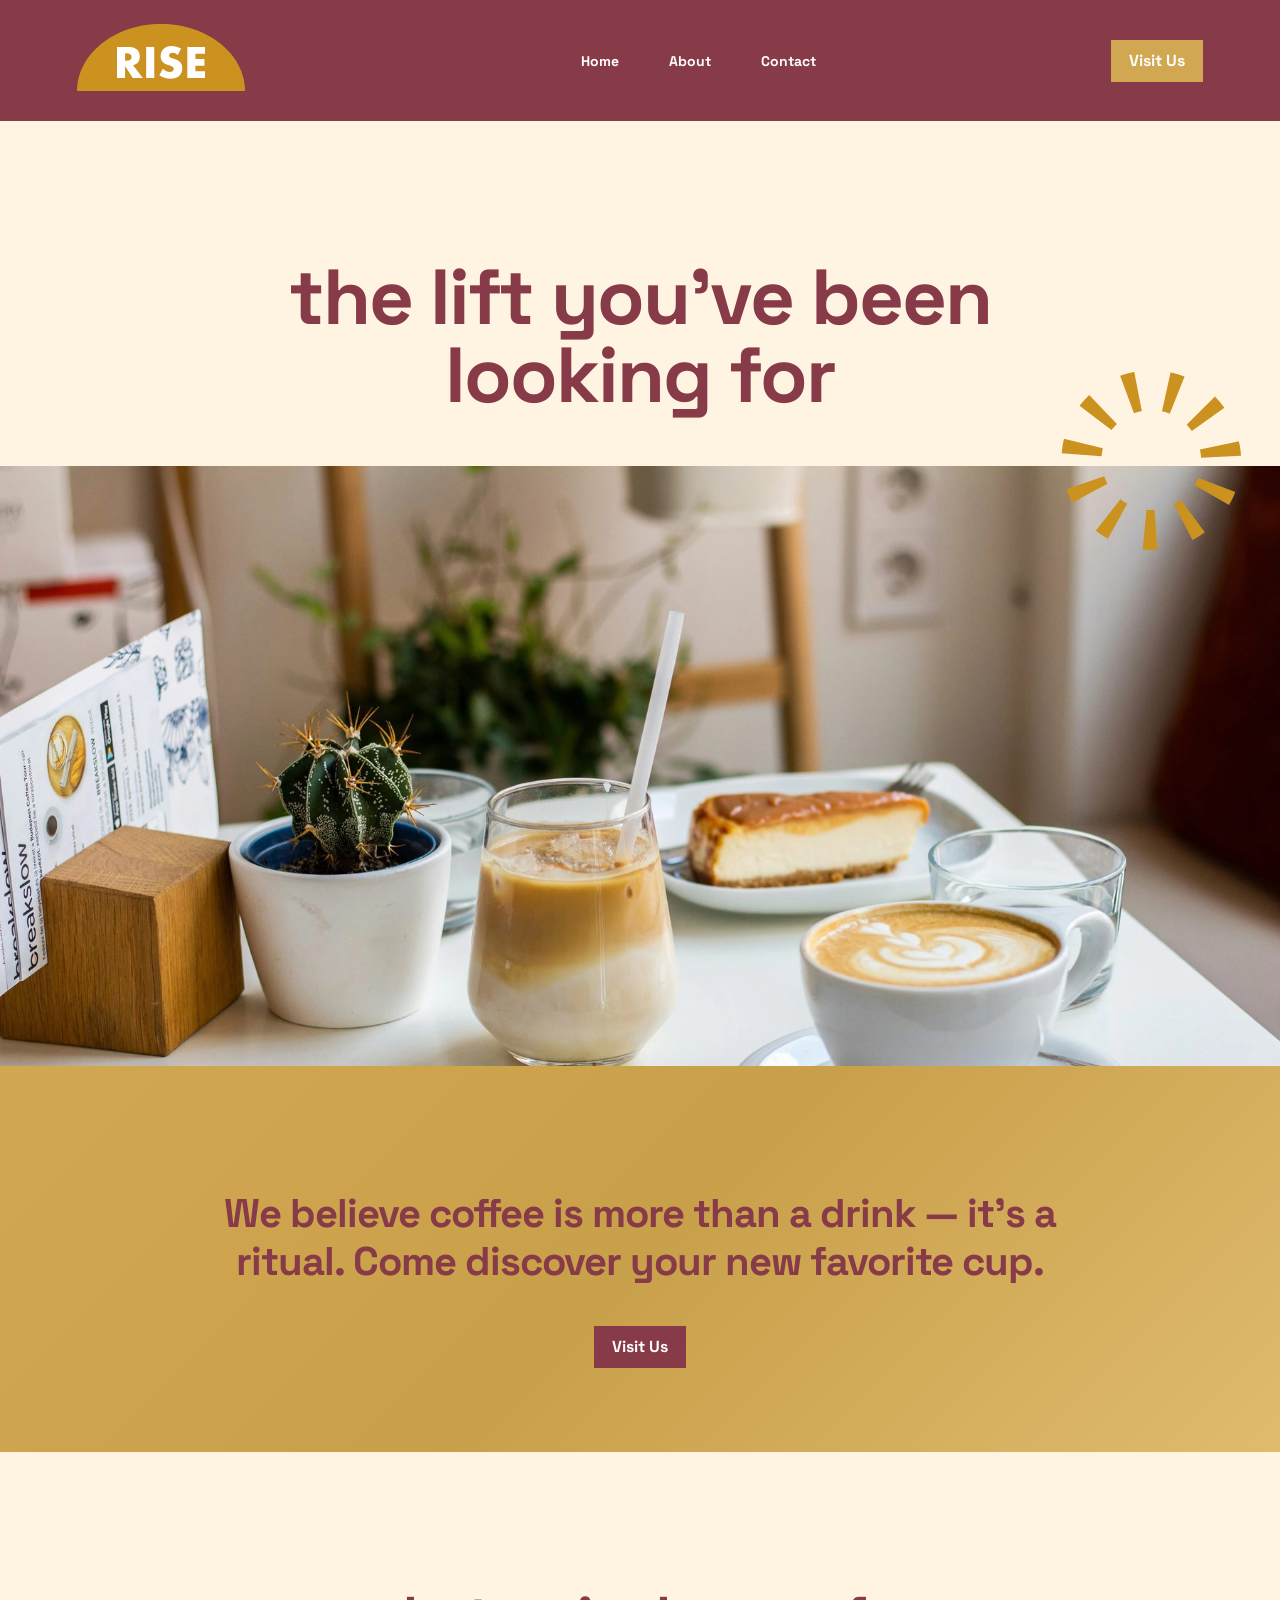
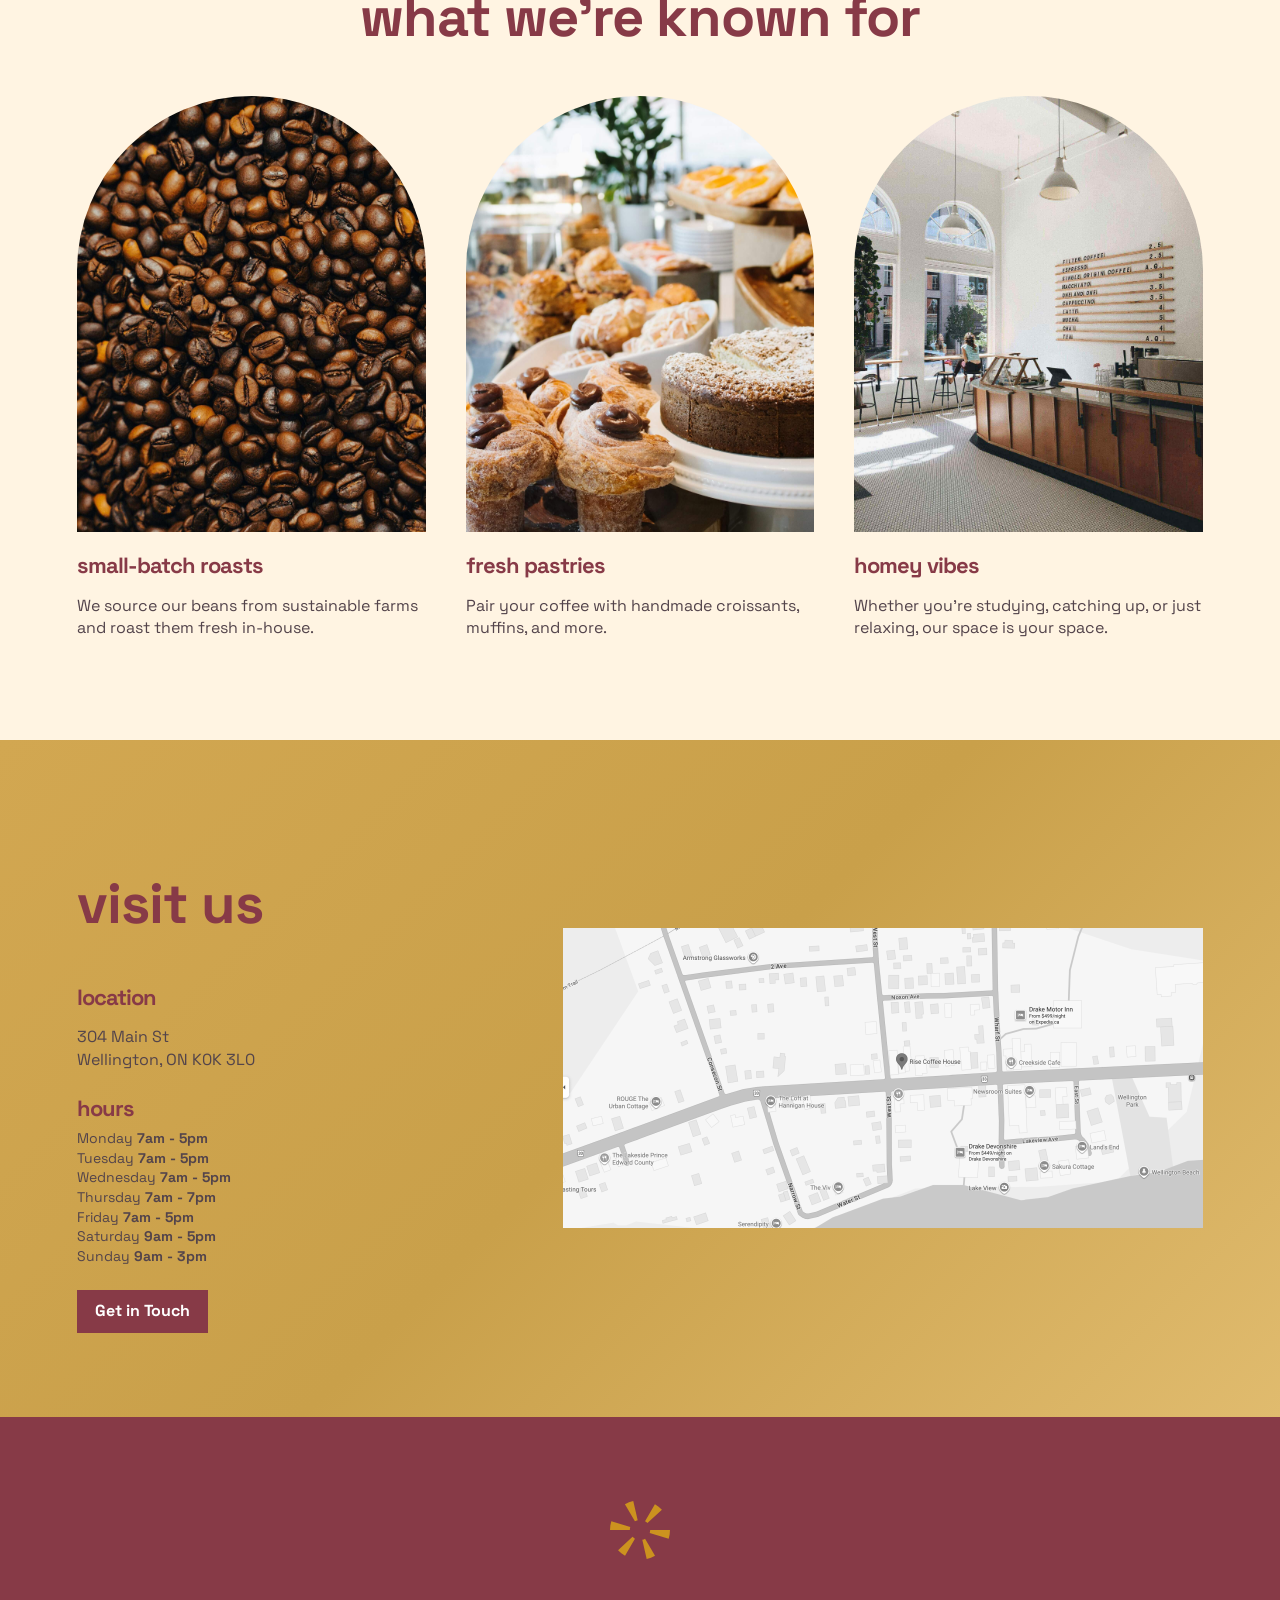
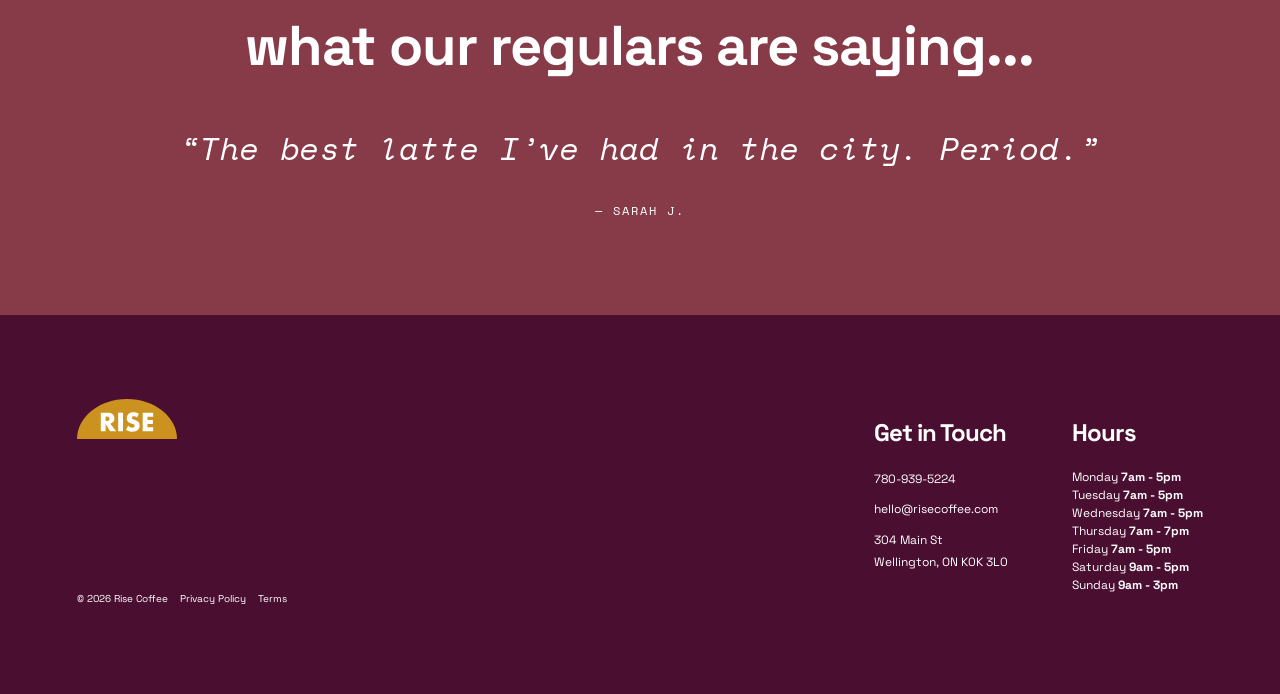
<file: index.html>
<!DOCTYPE html>
<html lang="en">
<head>
	<meta charset="utf-8">
	<meta name="viewport" content="width=device-width, initial-scale=1">
	<title>Home | Rise Coffee</title>

	<!-- STYLES: normalize first, then layout, then style -->
	<link rel="stylesheet" href="normalize.css">
	<link rel="stylesheet" href="layout.css">
	<link rel="stylesheet" href="style.css">

	<!-- FONTS -->
	<link rel="preconnect" href="https://fonts.googleapis.com">
	<link rel="preconnect" href="https://fonts.gstatic.com" crossorigin>
	<link href="https://fonts.googleapis.com/css2?family=Space+Grotesk:wght@300..700&family=Space+Mono:ital@0;1&display=swap" rel="stylesheet">
</head>

<body>

	<header>
		<a href="index.html"><img src="images/rise-logo.svg" alt="Rise Coffee Logo"></a>

		<nav>
			<ul>
				<li><a href="index.html">Home</a></li>
				<li><a href="about.html">About</a></li>
				<li><a href="contact.html">Contact</a></li>
			</ul>
		</nav>

		<a href="#visit" class="button">Visit Us</a>

		<!-- HAMBURGER (shown at tablet and phone widths, built from three divs) -->
		<div class="hamburger">
			<div class="hamburger-bar"></div>
			<div class="hamburger-bar"></div>
			<div class="hamburger-bar"></div>
		</div>
	</header>

	<main>

		<!-- HERO -->
		<section class="hero-section background-cream">
			<div class="container-full">

				<div class="row row-justify-center">
					<div class="col col-lg-8 col-sm-12 text-center">
						<h1>the lift you’ve been looking for</h1>
					</div>
				</div><!-- row ends -->

				<div class="row">
					<div class="col col-lg-12">
						<!-- background image, so the description lives in aria-label instead of alt -->
						<div class="hero-img" role="img" aria-label="Coffee and pastries on a table">
							<img src="images/rise-icon-1.svg" class="hero-icon" alt="">
						</div>
					</div>
				</div><!-- row ends -->

			</div><!-- container ends -->
		</section>

		<!-- FAVOURITE CUP -->
		<section class="section-padding background-gold">
			<div class="container">
				<div class="row row-justify-center">
					<div class="col col-lg-10 col-sm-12 text-center">
						<p class="paragraph-large">We believe coffee is more than a drink — it’s a ritual. Come discover your new favorite cup.</p>
						<a class="button-secondary" href="#visit">Visit Us</a>
					</div>
				</div><!-- row ends -->

			</div><!-- container ends -->
		</section>

		<!-- WHAT WE'RE KNOWN FOR -->
		<section class="section-padding background-cream">
			<div class="container">

				<div class="row">
					<div class="col col-lg-12">
						<h2 class="text-center">what we’re known for</h2>
					</div>
				</div><!-- row ends -->

				<div class="row">

					<!-- CARD 1 -->
					<div class="col col-lg-4 col-sm-12">
						<div class="card">
							<div class="card-img-wrap">
								<img src="images/rise-coffee-4.jpg" class="card-img" alt="Roasted coffee beans">
							</div>
							<div class="card-border">
								<h3>small-batch roasts</h3>
								<p>We source our beans from sustainable farms and roast them fresh in-house.</p>
							</div>
						</div>
					</div>

					<!-- CARD 2 -->
					<div class="col col-lg-4 col-sm-12">
						<div class="card">
							<div class="card-img-wrap">
								<img src="images/rise-coffee-5.jpg" class="card-img" alt="A tray of fresh pastries">
							</div>
							<div class="card-border">
								<h3>fresh pastries</h3>
								<p>Pair your coffee with handmade croissants, muffins, and more.</p>
							</div>
						</div>
					</div>

					<!-- CARD 3 -->
					<div class="col col-lg-4 col-sm-12">
						<div class="card">
							<div class="card-img-wrap">
								<img src="images/rise-coffee-2.jpg" class="card-img" alt="The cafe seating area">
							</div>
							<div class="card-border">
								<h3>homey vibes</h3>
								<p>Whether you’re studying, catching up, or just relaxing, our space is your space.</p>
							</div>
						</div>
					</div>

				</div><!-- row ends -->

			</div><!-- container ends -->
		</section>

		<!-- VISIT US -->
		<section id="visit" class="section-padding background-gold">
			<div class="container">

				<div class="row row-align-center">

					<!-- DETAILS -->
					<div class="col col-lg-5 col-sm-12 visit-info">
						<h2>visit us</h2>

						<h3>location</h3>
						<p>304 Main St<br>Wellington, ON  K0K 3L0</p>

						<h3>hours</h3>
						<ul class="hours-list">
							<li>Monday <strong>7am - 5pm</strong></li>
							<li>Tuesday <strong>7am - 5pm</strong></li>
							<li>Wednesday <strong>7am - 5pm</strong></li>
							<li>Thursday <strong>7am - 7pm</strong></li>
							<li>Friday <strong>7am - 5pm</strong></li>
							<li>Saturday <strong>9am - 5pm</strong></li>
							<li>Sunday <strong>9am - 3pm</strong></li>
						</ul>

						<a href="contact.html" class="button-secondary">Get in Touch</a>
					</div>

					<!-- MAP -->
					<div class="col col-lg-7 col-sm-12">
						<img src="images/map.jpg" class="img-full" alt="Map showing the location of Rise Coffee">
					</div>

				</div><!-- row ends -->

			</div><!-- container ends -->
		</section>

		<!-- TESTIMONIAL -->
		<section class="section-padding background-maroon text-white">
			<div class="container">

				<div class="row row-justify-center">
					<div class="col col-lg-10 col-sm-12 text-center">
						<img src="images/rise-icon-2.svg" alt="">

						<h2>what our regulars are saying...</h2>

						<p class="testimonial-quote">“The best latte I’ve had in the city. Period.”</p>

						<p class="testimonial-name">— Sarah J.</p>
					</div>
				</div><!-- row ends -->

			</div><!-- container ends -->
		</section>

	</main>


	<!-- FOOTER -->
	<footer class="section-padding">

		<div class="container">

			<!-- flexbox: brand on the left, contact + hours on the right -->
			<div class="footer-layout">

				<!-- BRAND -->
				<div class="footer-brand">
					<a href="index.html">
						<img src="images/rise-logo.svg" alt="Rise Coffee logo">
					</a>

					<div class="footer-legal">
						<span>© 2026 Rise Coffee</span>
						<span>Privacy Policy</span>
						<span>Terms</span>
					</div>
				</div>

				<div class="footer-columns">

					<!-- GET IN TOUCH -->
					<div>
						<h2>Get in Touch</h2>

						<div class="footer-contact-item">780-939-5224</div>
						<div class="footer-contact-item">hello@risecoffee.com</div>
						<div class="footer-contact-item">304 Main St<br>Wellington, ON  K0K 3L0</div>
					</div>

					<!-- HOURS -->
					<div>
						<h2>Hours</h2>

						<ul class="footer-hours">
							<li>Monday <strong>7am - 5pm</strong></li>
							<li>Tuesday <strong>7am - 5pm</strong></li>
							<li>Wednesday <strong>7am - 5pm</strong></li>
							<li>Thursday <strong>7am - 7pm</strong></li>
							<li>Friday <strong>7am - 5pm</strong></li>
							<li>Saturday <strong>9am - 5pm</strong></li>
							<li>Sunday <strong>9am - 3pm</strong></li>
						</ul>
					</div>

				</div><!-- footer-columns ends -->

			</div><!-- footer-layout ends -->

		</div><!-- container ends -->
	</footer>

</body>
</html>
</file>
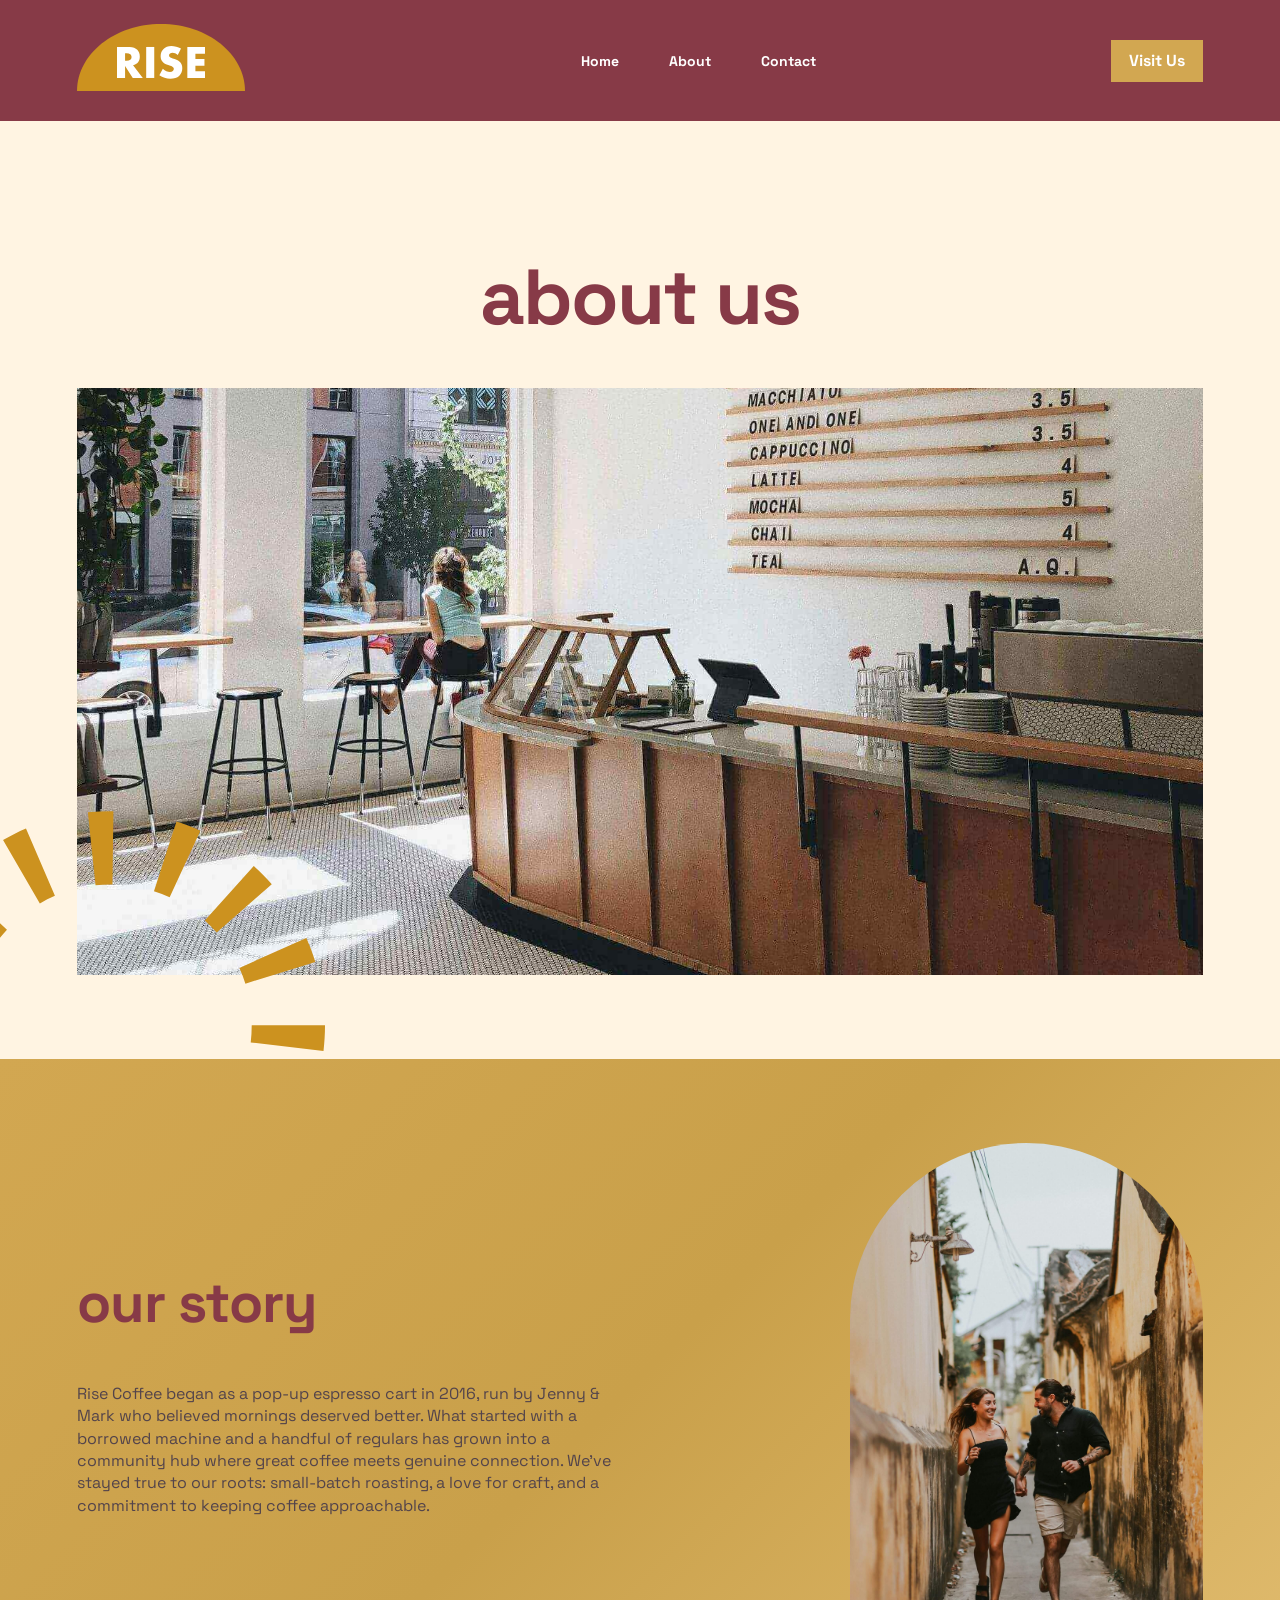
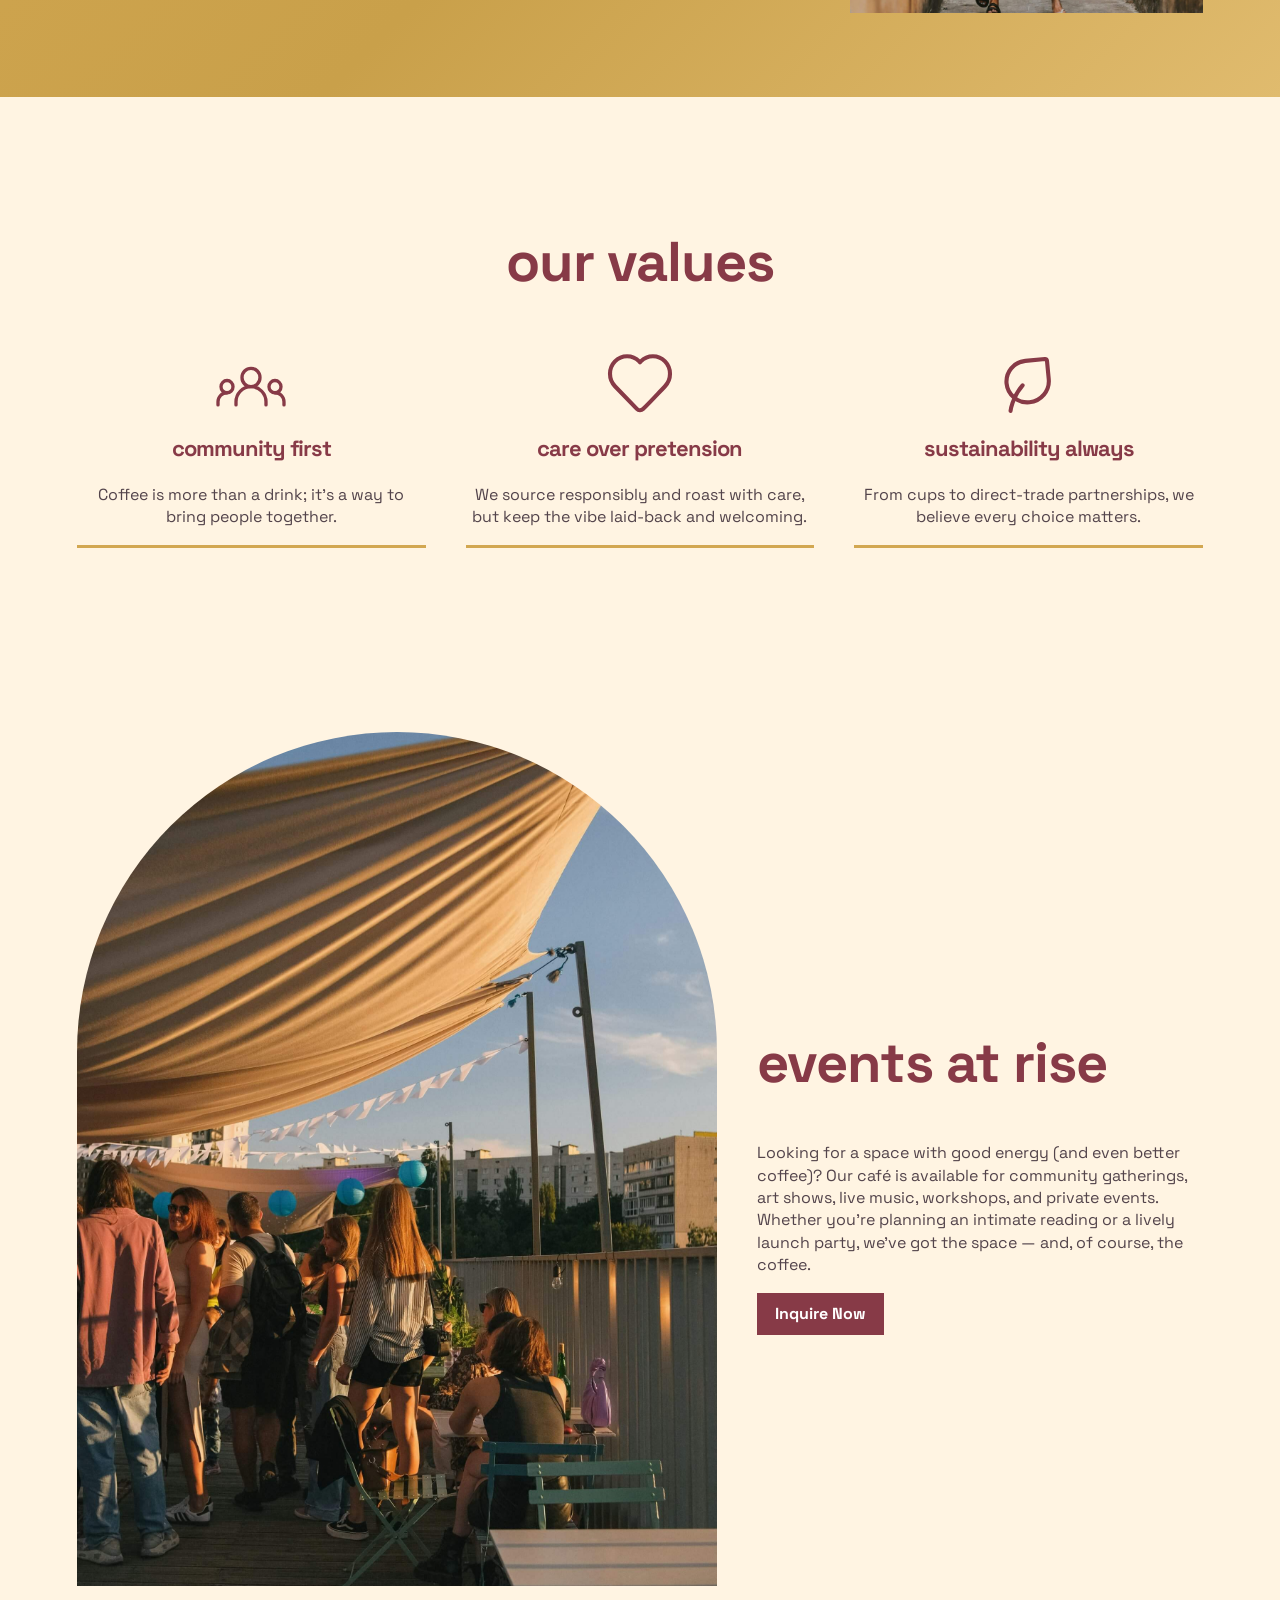
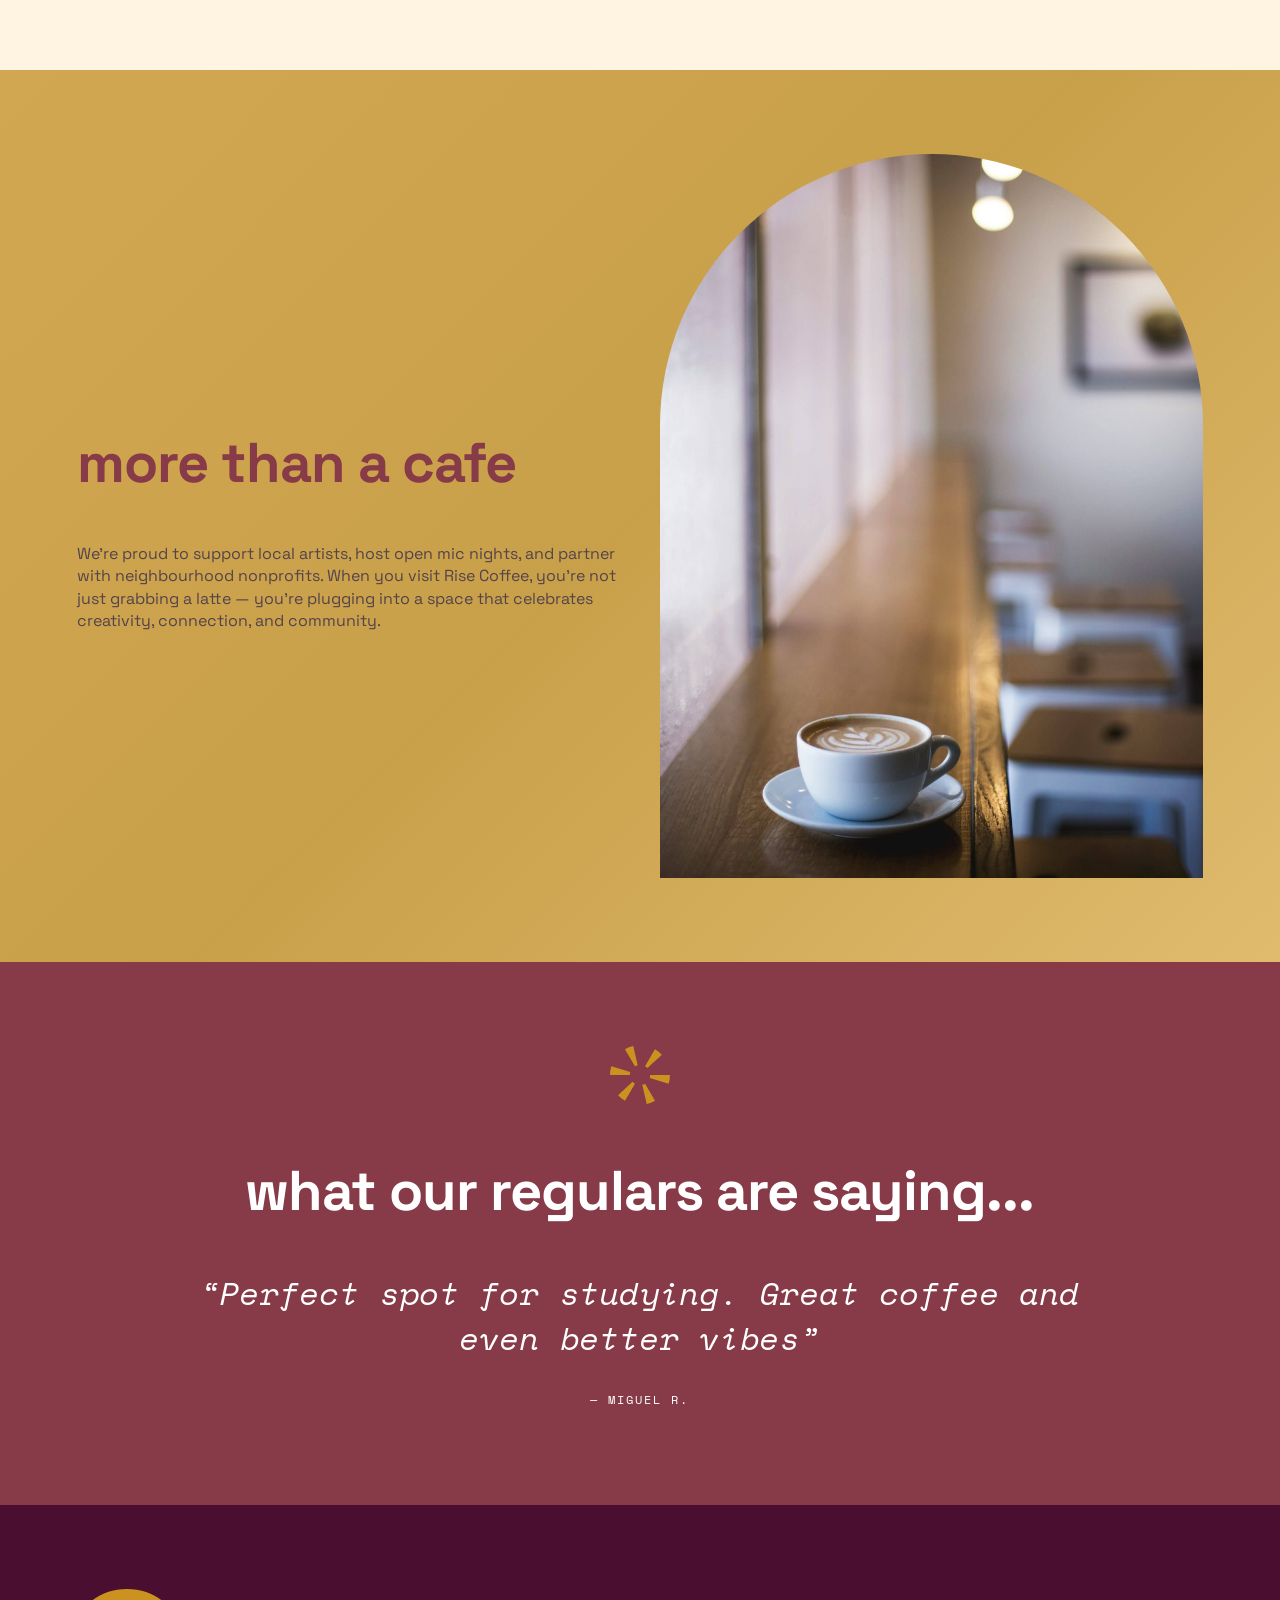
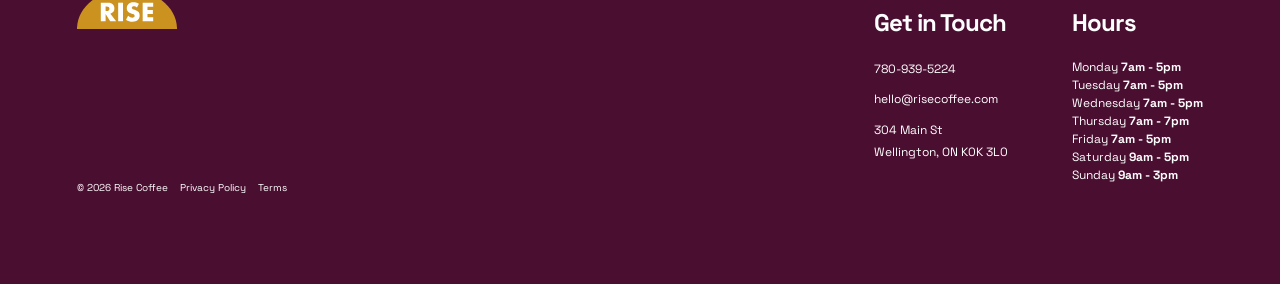
<file: about.html>
<!DOCTYPE html>
<html lang="en">
<head>
	<meta charset="utf-8">
	<meta name="viewport" content="width=device-width, initial-scale=1">
	<title>About | Rise Coffee</title>

	<!-- STYLES -->
	<link rel="stylesheet" href="normalize.css">
	<link rel="stylesheet" href="layout.css">
	<link rel="stylesheet" href="style.css">

	<!-- FONTS -->
	<link rel="preconnect" href="https://fonts.googleapis.com">
	<link rel="preconnect" href="https://fonts.gstatic.com" crossorigin>
	<link href="https://fonts.googleapis.com/css2?family=Space+Grotesk:wght@300..700&family=Space+Mono:ital@0;1&display=swap" rel="stylesheet">

</head>

<body>

	<header>
		<a href="index.html"><img src="images/rise-logo.svg" alt="Rise Coffee Logo"></a>

		<nav>
			<ul>
				<li><a href="index.html">Home</a></li>
				<li><a href="about.html">About</a></li>
				<li><a href="contact.html">Contact</a></li>
			</ul>
		</nav>

		<a href="index.html#visit" class="button">Visit Us</a>

		<!-- HAMBURGER (shown at tablet and phone widths, built from three divs) -->
		<div class="hamburger">
			<div class="hamburger-bar"></div>
			<div class="hamburger-bar"></div>
			<div class="hamburger-bar"></div>
		</div>
	</header>

	<main>

		<!-- ABOUT US -->
		<section class="section-padding background-cream position-relative">
			<div class="container">

				<div class="row">
					<div class="col col-lg-12 text-center">
						<h1>about us</h1>
					</div>
				</div><!-- row ends -->

				<div class="row">
					<div class="col col-lg-12">

						<div class="about-image">
							<img class="img-full" src="images/rise-coffee-2.jpg" alt="Coffee shop interior">
							<img class="about-icon" src="images/rise-icon-3.svg" alt="">
						</div>

					</div>
				</div><!-- row ends -->

			</div><!-- container ends -->
		</section>

		<!-- OUR STORY -->
		<section class="section-padding background-gold">

			<div class="container">

				<div class="row row-align-center">

					<div class="col col-lg-6 col-sm-12">
						<h2>our story</h2>
						<p>Rise Coffee began as a pop-up espresso cart in 2016, run by Jenny &amp; Mark who believed mornings deserved better. What started with a borrowed machine and a handful of regulars has grown into a community hub where great coffee meets genuine connection. We’ve stayed true to our roots: small-batch roasting, a love for craft, and a commitment to keeping coffee approachable.</p>
					</div>

					<div class="col col-lg-6 col-sm-12">
						<div class="story-image">
							<img class="img-full" src="images/rise-coffee-7.jpg" alt="a couple running together">
						</div>
					</div>

				</div><!-- row ends -->

			</div><!-- container ends -->

		</section>

		<!-- OUR VALUES -->
		<section class="section-padding background-cream">

			<div class="container">

				<div class="row">

					<div class="col col-lg-12 text-center">
						<h2>our values</h2>
					</div>

				</div><!-- row ends -->

				<div class="row">

					<!-- VALUE 1 -->
					<div class="col col-lg-4 col-sm-12 text-center">
						<img class="value-icon" src="images/community-icon.svg" alt="">
						<h3>community first</h3>
						<p>Coffee is more than a drink; it’s a way to bring people together.</p>
					</div>

					<!-- VALUE 2 -->
					<div class="col col-lg-4 col-sm-12 text-center">
						<img class="value-icon" src="images/care-icon.svg" alt="">
						<h3>care over pretension</h3>
						<p>We source responsibly and roast with care, but keep the vibe laid-back and welcoming.</p>
					</div>

					<!-- VALUE 3 -->
					<div class="col col-lg-4 col-sm-12 text-center">
						<img class="value-icon" src="images/sustainability-icon.svg" alt="">
						<h3>sustainability always</h3>
						<p>From cups to direct-trade partnerships, we believe every choice matters.</p>
					</div>

				</div><!-- row ends -->

			</div><!-- container ends -->

		</section>

		<!-- EVENTS AT RISE -->
		<section class="section-padding background-cream">

			<div class="container">

				<div class="row row-align-center">

					<div class="col col-lg-7 col-sm-12">
						<div class="events-image">
							<img class="img-full" src="images/rise-coffee-8.jpg" alt="event outside of the shop">
						</div>
					</div>

					<div class="col col-lg-5 col-sm-12">
						<h2>events at rise</h2>

						<p>Looking for a space with good energy (and even better coffee)? Our café is available for community gatherings, art shows, live music, workshops, and private events. Whether you’re planning an intimate reading or a lively launch party, we’ve got the space — and, of course, the coffee.</p>

						<a href="contact.html" class="button-secondary">Inquire Now</a>
					</div>

				</div><!-- row ends -->

			</div><!-- container ends -->

		</section>

		<!-- MORE THAN A CAFE -->
		<section class="section-padding background-gold">

			<div class="container">

				<div class="row row-align-center">

					<div class="col col-lg-6 col-sm-12">
						<h2>more than a cafe</h2>
						<p>We’re proud to support local artists, host open mic nights, and partner with neighbourhood nonprofits. When you visit Rise Coffee, you’re not just grabbing a latte — you’re plugging into a space that celebrates creativity, connection, and community.</p>
					</div>

					<div class="col col-lg-6 col-sm-12">
						<div class="cafe-image">
							<img class="img-full" src="images/rise-coffee-3.jpg" alt="a latte on a table">
						</div>
					</div>

				</div><!-- row ends -->

			</div><!-- container ends -->

		</section>

		<!-- TESTIMONIAL -->
		<section class="section-padding background-maroon text-white">

			<div class="container">

				<div class="row row-justify-center">

					<div class="col col-lg-10 col-sm-12 text-center">
						<img src="images/rise-icon-2.svg" alt="">

						<h2>what our regulars are saying...</h2>

						<p class="testimonial-quote">“Perfect spot for studying. Great coffee and even better vibes”</p>

						<p class="testimonial-name">— Miguel R.</p>
					</div>

				</div><!-- row ends -->

			</div><!-- container ends -->

		</section>

	</main>


	<!-- FOOTER -->
	<footer class="section-padding">

		<div class="container">

			<!-- flexbox: brand on the left, contact + hours on the right -->
			<div class="footer-layout">

				<!-- BRAND -->
				<div class="footer-brand">
					<a href="index.html">
						<img src="images/rise-logo.svg" alt="Rise Coffee logo">
					</a>

					<div class="footer-legal">
						<span>© 2026 Rise Coffee</span>
						<span>Privacy Policy</span>
						<span>Terms</span>
					</div>
				</div>

				<div class="footer-columns">

					<!-- GET IN TOUCH -->
					<div>
						<h2>Get in Touch</h2>

						<div class="footer-contact-item">780-939-5224</div>
						<div class="footer-contact-item">hello@risecoffee.com</div>
						<div class="footer-contact-item">304 Main St<br>Wellington, ON  K0K 3L0</div>
					</div>

					<!-- HOURS -->
					<div>
						<h2>Hours</h2>

						<ul class="footer-hours">
							<li>Monday <strong>7am - 5pm</strong></li>
							<li>Tuesday <strong>7am - 5pm</strong></li>
							<li>Wednesday <strong>7am - 5pm</strong></li>
							<li>Thursday <strong>7am - 7pm</strong></li>
							<li>Friday <strong>7am - 5pm</strong></li>
							<li>Saturday <strong>9am - 5pm</strong></li>
							<li>Sunday <strong>9am - 3pm</strong></li>
						</ul>
					</div>

				</div><!-- footer-columns ends -->

			</div><!-- footer-layout ends -->

		</div><!-- container ends -->
	</footer>

</body>
</html>
</file>
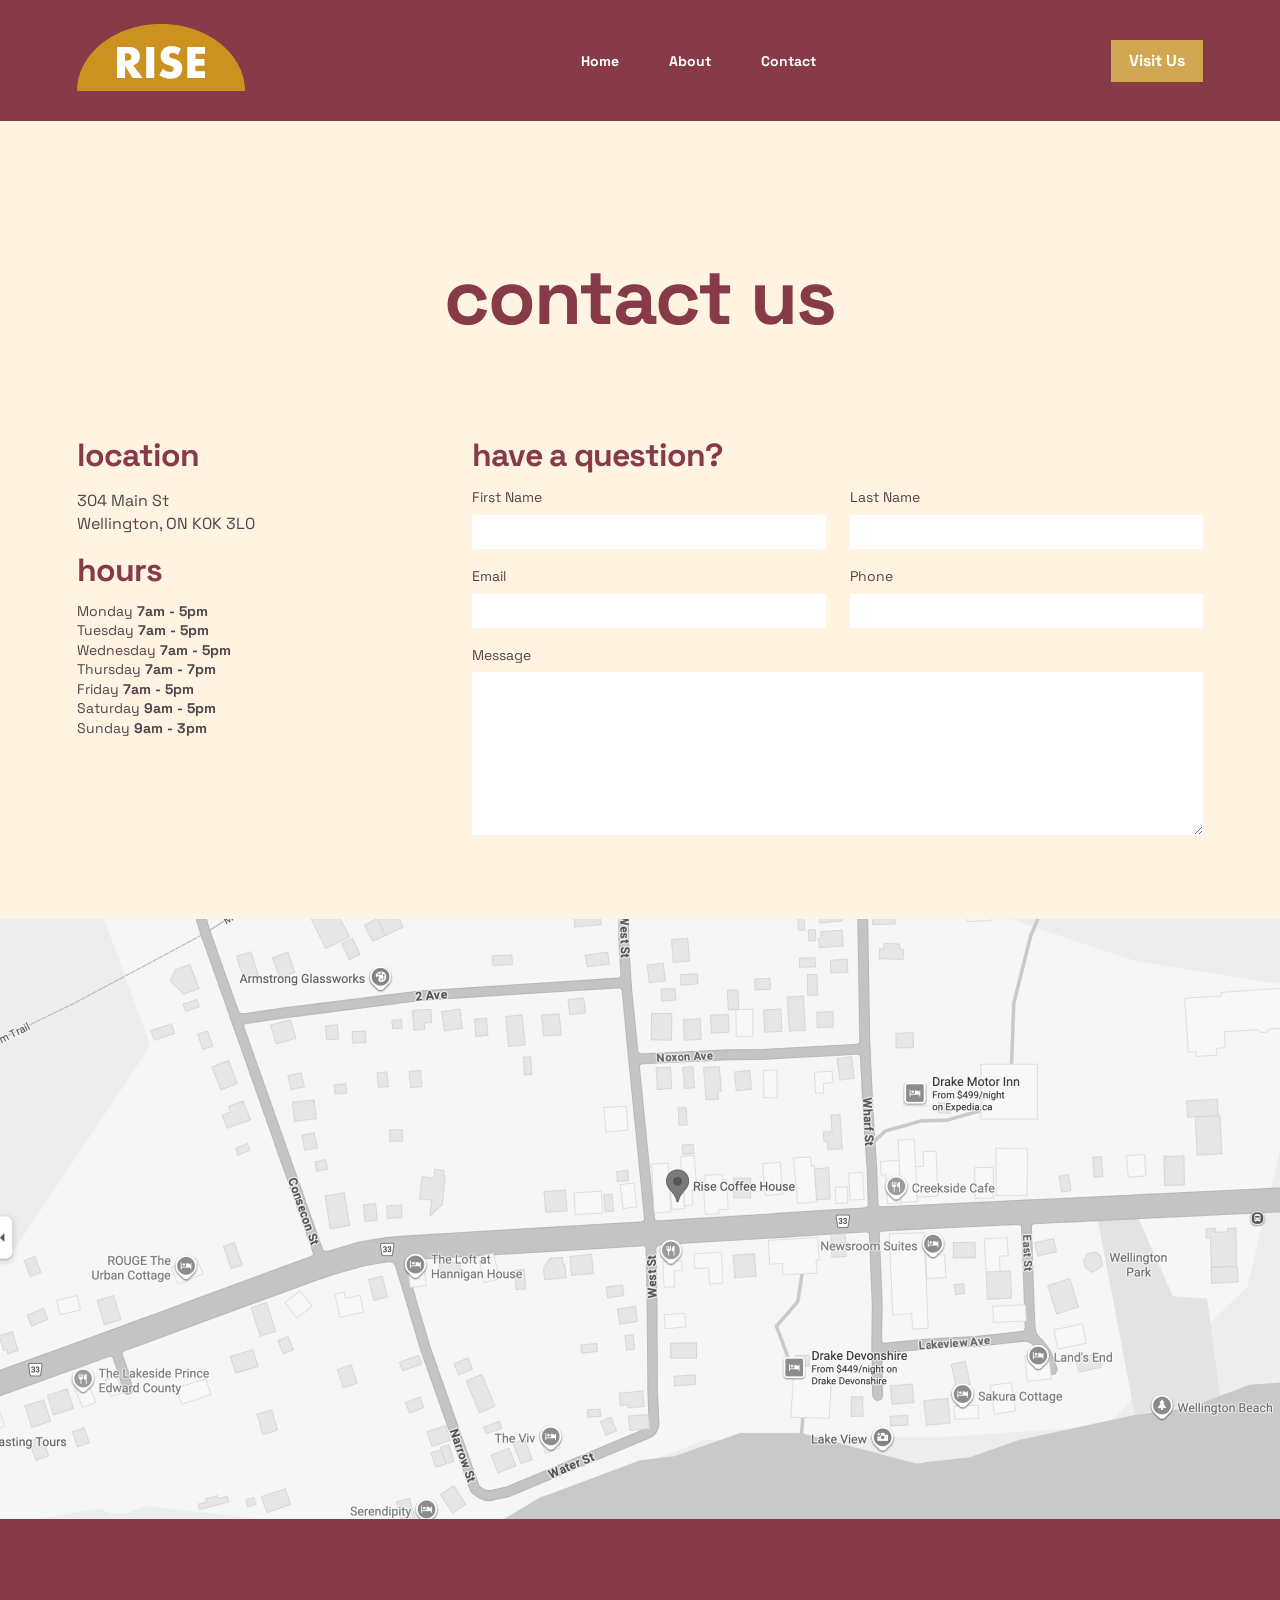
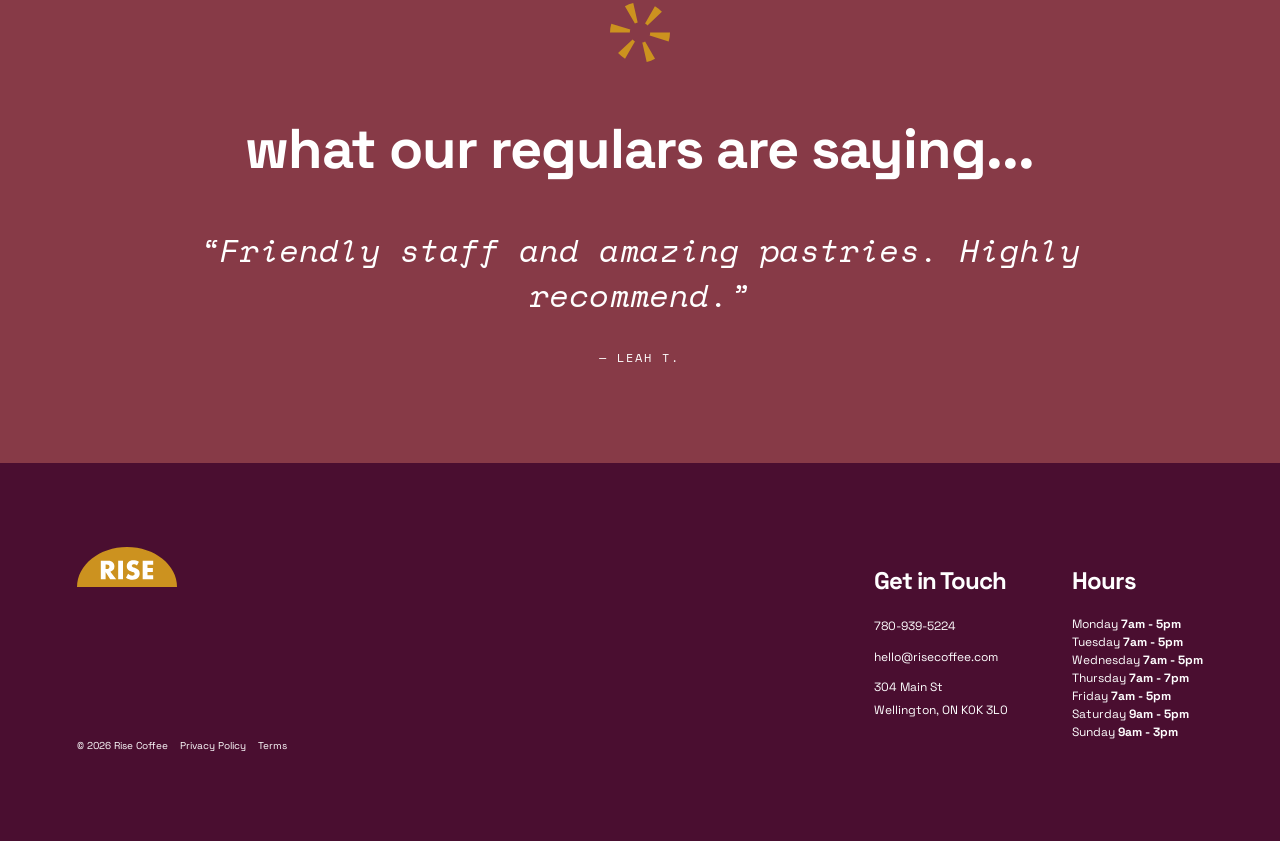
<file: contact.html>
<!DOCTYPE html>
<html lang="en">
<head>
	<meta charset="utf-8">
	<meta name="viewport" content="width=device-width, initial-scale=1">
	<title>Contact | Rise Coffee</title>

	<!-- STYLES -->
	<link rel="stylesheet" href="normalize.css">
	<link rel="stylesheet" href="layout.css">
	<link rel="stylesheet" href="style.css">

	<!-- FONTS -->
	<link rel="preconnect" href="https://fonts.googleapis.com">
	<link rel="preconnect" href="https://fonts.gstatic.com" crossorigin>
	<link href="https://fonts.googleapis.com/css2?family=Space+Grotesk:wght@300..700&family=Space+Mono:ital@0;1&display=swap" rel="stylesheet">
</head>

<body>

	<header>
		<a href="index.html"><img src="images/rise-logo.svg" alt="Rise Coffee Logo"></a>

		<nav>
			<ul>
				<li><a href="index.html">Home</a></li>
				<li><a href="about.html">About</a></li>
				<li><a href="contact.html">Contact</a></li>
			</ul>
		</nav>

		<a href="index.html#visit" class="button">Visit Us</a>

		<!-- HAMBURGER (shown at tablet and phone widths, built from three divs) -->
		<div class="hamburger">
			<div class="hamburger-bar"></div>
			<div class="hamburger-bar"></div>
			<div class="hamburger-bar"></div>
		</div>
	</header>

	<main>

		<!-- CONTACT US -->
		<section class="section-padding background-cream">
			<div class="container">

				<div class="row">
					<div class="col col-lg-12 text-center">
						<h1>contact us</h1>
					</div>
				</div><!-- row ends -->

				<!-- flexbox: info column + form column -->
				<div class="contact-layout">

					<!-- LOCATION AND HOURS -->
					<div class="contact-info">
						<h2 class="heading-small">location</h2>
						<p>304 Main St<br>Wellington, ON  K0K 3L0</p>

						<h2 class="heading-small">hours</h2>
						<ul class="hours-list">
							<li>Monday <strong>7am - 5pm</strong></li>
							<li>Tuesday <strong>7am - 5pm</strong></li>
							<li>Wednesday <strong>7am - 5pm</strong></li>
							<li>Thursday <strong>7am - 7pm</strong></li>
							<li>Friday <strong>7am - 5pm</strong></li>
							<li>Saturday <strong>9am - 5pm</strong></li>
							<li>Sunday <strong>9am - 3pm</strong></li>
						</ul>
					</div>

					<!-- FORM (grid) -->
					<div class="contact-form-wrap">
						<h2 class="heading-small">have a question?</h2>

						<form class="contact-form" action="#" method="post">

							<div class="form-field">
								<label for="first-name">First Name</label>
								<input type="text" id="first-name" name="first-name" disabled>
							</div>

							<div class="form-field">
								<label for="last-name">Last Name</label>
								<input type="text" id="last-name" name="last-name" disabled>
							</div>

							<div class="form-field">
								<label for="email">Email</label>
								<input type="email" id="email" name="email" disabled>
							</div>

							<div class="form-field">
								<label for="phone">Phone</label>
								<input type="tel" id="phone" name="phone" disabled>
							</div>

							<div class="form-field form-field-full">
								<label for="message">Message</label>
								<textarea id="message" name="message" rows="8" disabled></textarea>
							</div>

						</form>
					</div>

				</div><!-- contact-layout ends -->

			</div><!-- container ends -->
		</section>

		<!-- MAP -->
		<div class="container-full">
			<img class="img-full" src="images/map.jpg" alt="Map showing Rise Coffee House on Main St, Wellington">
		</div>

		<!-- TESTIMONIAL -->
		<section class="section-padding background-maroon text-white">

			<div class="container">

				<div class="row row-justify-center">

					<div class="col col-lg-10 col-sm-12 text-center">
						<img src="images/rise-icon-2.svg" alt="">

						<h2>what our regulars are saying...</h2>

						<p class="testimonial-quote">“Friendly staff and amazing pastries. Highly recommend.”</p>

						<p class="testimonial-name">— Leah T.</p>
					</div>

				</div><!-- row ends -->

			</div><!-- container ends -->

		</section>

	</main>


	<!-- FOOTER -->
	<footer class="section-padding">

		<div class="container">

			<!-- flexbox: brand on the left, contact + hours on the right -->
			<div class="footer-layout">

				<!-- BRAND -->
				<div class="footer-brand">
					<a href="index.html">
						<img src="images/rise-logo.svg" alt="Rise Coffee logo">
					</a>

					<div class="footer-legal">
						<span>© 2026 Rise Coffee</span>
						<span>Privacy Policy</span>
						<span>Terms</span>
					</div>
				</div>

				<div class="footer-columns">

					<!-- GET IN TOUCH -->
					<div>
						<h2>Get in Touch</h2>

						<div class="footer-contact-item">780-939-5224</div>
						<div class="footer-contact-item">hello@risecoffee.com</div>
						<div class="footer-contact-item">304 Main St<br>Wellington, ON  K0K 3L0</div>
					</div>

					<!-- HOURS -->
					<div>
						<h2>Hours</h2>

						<ul class="footer-hours">
							<li>Monday <strong>7am - 5pm</strong></li>
							<li>Tuesday <strong>7am - 5pm</strong></li>
							<li>Wednesday <strong>7am - 5pm</strong></li>
							<li>Thursday <strong>7am - 7pm</strong></li>
							<li>Friday <strong>7am - 5pm</strong></li>
							<li>Saturday <strong>9am - 5pm</strong></li>
							<li>Sunday <strong>9am - 3pm</strong></li>
						</ul>
					</div>

				</div><!-- footer-columns ends -->

			</div><!-- footer-layout ends -->

		</div><!-- container ends -->
	</footer>

</body>
</html>
</file>
<file: layout.css>
/* CONTAINER */

.container {
	display: block;
	width: 88%;
	max-width: 1400px;
	margin: 0 auto;
}

.container-full {
	display: block;
	width: 100%;
	overflow: hidden;
}

/* ROW */

.row {
	display: flex;
	flex-wrap: wrap;
	align-items: stretch;
	margin: 0px -20px;
}

.row-justify-end     { justify-content: flex-end; }
.row-justify-center  { justify-content: center; }
.row-justify-between { justify-content: space-between; }

.row-align-end       { align-items: flex-end; }
.row-align-center    { align-items: center; }

/* COLUMNS */

.col {
	flex-grow: 1;
	flex-shrink: 1;
	flex-basis: 0%;
	padding: 0px 20px;
}

/* flex: 0 0 [percentage] = don't grow, don't shrink, hold this exact width */
.col-lg-1  { flex: 0 0 8.3333%; }
.col-lg-2  { flex: 0 0 16.6667%; }
.col-lg-3  { flex: 0 0 25%; }
.col-lg-4  { flex: 0 0 33.3333%; }
.col-lg-5  { flex: 0 0 41.6667%; }
.col-lg-6  { flex: 0 0 50%; }
.col-lg-7  { flex: 0 0 58.3333%; }
.col-lg-8  { flex: 0 0 66.6667%; }
.col-lg-9  { flex: 0 0 75%; }
.col-lg-10 { flex: 0 0 83.3333%; }
.col-lg-11 { flex: 0 0 91.6667%; }
.col-lg-12 { flex: 0 0 100%; }

/* UTILITIES */

.section-padding { padding: 84px 0px; }
.text-center     { text-align: center; }
.text-right      { text-align: right; }
.img-full        { display: block; width: 100%; }

/* MEDIA QUERIES (overrides, so they stay at the bottom) */

/* SMARTPHONE */
@media screen and (max-width: 480px) {

	/* stacked columns need space between them */
	.row { row-gap: 32px; }

	.section-padding { padding: 56px 0px; }

	/* small-screen columns: 12 = full width, stacked */
	.col-sm-1  { flex: 0 0 8.3333%; }
	.col-sm-2  { flex: 0 0 16.6667%; }
	.col-sm-3  { flex: 0 0 25%; }
	.col-sm-4  { flex: 0 0 33.3333%; }
	.col-sm-5  { flex: 0 0 41.6667%; }
	.col-sm-6  { flex: 0 0 50%; }
	.col-sm-7  { flex: 0 0 58.3333%; }
	.col-sm-8  { flex: 0 0 66.6667%; }
	.col-sm-9  { flex: 0 0 75%; }
	.col-sm-10 { flex: 0 0 83.3333%; }
	.col-sm-11 { flex: 0 0 91.6667%; }
	.col-sm-12 { flex: 0 0 100%; }
}
</file>
<file: style.css>
/* GLOBAL STYLES */
html { box-sizing: border-box; }
*, *:before, *:after { box-sizing: inherit; }

body {
  font-family: "Space Grotesk", sans-serif;
  font-size: 16px;
  line-height: 140%;
  color: #53444B;
  background-color: #FFF4E2;
  overflow-x: hidden;
}

header {
  background-color: #873A47;
  padding: 24px 6%;
  display: flex;
  justify-content: space-between;
  align-items: center;
}

header img { width: 168px; }

/* BACKGROUNDS */
.background-cream  { background-color: #FFF4E2; }
.background-maroon { background-color: #873A47; }
.background-gold {
  background: linear-gradient(135deg, #D2A751 0%, #C9A04A 50%, #E0BB6E 100%);
}

/* WHITE TEXT ON DARK SECTIONS */
.text-white,
.text-white h1, .text-white h2, .text-white h3, .text-white p,
.background-maroon h2, .background-maroon p { color: white; }

/* FONTS */
h1 { font-size: 78px; line-height: 100%; font-weight: 700; letter-spacing: -2px; color: #873A47; }
h2 { font-size: 56px; line-height: 120%; font-weight: 700; letter-spacing: -1px; color: #873A47; }
h3 { font-size: 32px; line-height: 120%; font-weight: 700; letter-spacing: -1px; color: #873A47; }
p  { font-size: 16px; line-height: 140%; font-weight: 400; color: #53444B; }

.paragraph-large {
  font-size: 40px;
  line-height: 120%;
  font-weight: 700;
  letter-spacing: -1px;
  color: #873A47;
}

/* NAVIGATION */
nav li { list-style: none; padding-left: 0; }
nav ul { display: flex; justify-content: center; gap: 50px; }
header nav a { color: #ffffff; text-decoration: none; font-size: 14px; font-weight: bold; }

/* HAMBURGER ICON: three bars, hidden on desktop and shown in the tablet and phone media queries */
.hamburger {
  display: none;
  width: 32px;
  height: 24px;
  flex-direction: column;
  justify-content: space-between;
}

.hamburger-bar {
  width: 100%;
  height: 4px;
  background-color: #ffffff;
  border-radius: 2px;
}

/* IMAGES */
.card-img-wrap {
  width: 100%;
  aspect-ratio: 4/5;
  border-radius: 200px 200px 0px 0px;
  overflow: hidden;
}

.card-img {
  width: 100%;
  height: 100%;
  object-fit: cover;
}

.hero-img {
  position: relative;
  background-image: url(images/rise-coffee-1.jpg);
  background-size: cover;
  background-repeat: no-repeat;
  height: 600px;
}

.hero-icon {
  position: absolute;
  width: 14%;
  top: -16%;
  right: 3%;
  transform: rotate(-12deg);
}

.position-relative {
  position: relative;
  overflow: hidden;
}

/* BUTTONS */
.button,
.button-secondary {
  display: inline-block;
  color: white;
  padding: 10px 18px;
  text-decoration: none;
  font-weight: bold;
}

.button { background-color: #D2A751; }
.button:hover { background-color: #E6C27A; }

.button-secondary { background-color: #873A47; }
.button-secondary:hover { background-color: #4A0E30; }

/* IMAGE CONTAINERS */
.about-image {
  position: relative;
  aspect-ratio: 1.92 / 1;
}

.about-image .img-full {
  object-position: center 71%;
}

.about-image .about-icon {
  position: absolute;
  width: 38%;
  height: auto;
  left: -16%;
  bottom: -45%;
  z-index: 2;
}

/* ARCH IMAGES */
.story-image,
.events-image,
.cafe-image {
  overflow: hidden;
  border-radius: 999px 999px 0 0;
  aspect-ratio: 3 / 4;
}

.story-image {
  max-width: 65%;
  margin-left: auto;
}

/* PHOTOGRAPHS */
.about-image img,
.story-image img,
.events-image img,
.cafe-image img {
  height: 100%;
  object-fit: cover;
}

/* PHOTO CROP TUNING */
.story-image img  { object-position: 50% 50%; }
.events-image img { object-position: 50% 50%; }
.cafe-image img   { object-position: 50% 85%; }

/* VALUES */
.value-icon {
  display: block;
  width: 72px;
  height: 72px;
  object-fit: contain;
  margin: 0 auto 16px;
}
.value-icon + h3 { font-size: 22px; }
.col-lg-4 > .value-icon ~ p { border-bottom: 3px solid #D2A751; padding-bottom: 16px; }

/* TESTIMONIAL ICON */
.background-maroon img { width: 60px; }

/* FOOTER */
footer { background-color: #4A0E30; }
footer, footer h2, footer p, footer li, footer a { color: #ffffff; }
footer img { height: 40px; }
footer h2 { font-size: 20px; }
footer p, footer li, footer a { font-size: 12px; list-style: none; }
footer ul { padding: 0; }

/* CONTACT PAGE */

/* Smaller heading for location, hours and "have a question?" */
.heading-small {
  font-size: 32px;
  line-height: 120%;
  margin: 0 0 12px;
}

/* PAGE LAYOUT (FLEXBOX): info column + form column */
.contact-layout {
  display: flex;
  flex-wrap: wrap;          /* columns stack on their own when there isn't room for both */
  gap: 40px;
  margin-top: 48px;
}

.contact-info      { flex: 1 1 200px; }
.contact-form-wrap { flex: 2 1 420px; }

/* HOURS LIST */
.hours-list {
  list-style: none;
  margin: 0;
  padding: 0;
}

.hours-list li {
  font-size: 14px;
  line-height: 140%;
}

/* CONTACT FORM (GRID) */
.contact-form {
  display: grid;
  grid-template-columns: repeat(2, 1fr);
  gap: 16px 24px;
}

.form-field {
  display: flex;
  flex-direction: column;
  gap: 6px;
}

.form-field-full {
  grid-column: span 2;      /* message spans the full form width */
}

.contact-form label {
  font-size: 14px;
}

.contact-form input,
.contact-form textarea {
  width: 100%;
  padding: 8px 10px;
  font-family: inherit;
  font-size: 16px;
  color: #53444B;
  background-color: #ffffff;
  border: none;
}

/* TESTIMONIAL TEXT */
.testimonial-quote {
  font-family: "Space Mono", monospace;
  font-style: italic;
  font-size: 32px;
  line-height: 140%;
}

.testimonial-name {
  font-family: "Space Mono", monospace;
  font-size: 12px;
  letter-spacing: 2px;
  text-transform: uppercase;
}

/* FOOTER LAYOUT (FLEXBOX) */
.footer-layout {
  display: flex;
  flex-wrap: wrap;          /* brand and columns stack when the footer gets narrow */
  justify-content: space-between;
  gap: 40px;
}

.footer-brand {
  display: flex;
  flex-direction: column;
  justify-content: space-between;   /* logo at the top, legal links at the bottom */
  gap: 40px;
}

.footer-legal {
  display: flex;
  gap: 12px;
  font-size: 10px;
}

.footer-columns {
  display: flex;
  flex-wrap: wrap;
  gap: 64px;
}

.footer-columns h2 {
  font-size: 24px;
}

.footer-contact-item {
  margin-bottom: 8px;
  font-size: 12px;
}

.footer-hours li {
  line-height: 150%;
}


/* HOME PAGE */
.hero-section { padding-top: 84px; }

/* card titles are small in the design (h3 for heading order, sized down) */
.card-border h3 { font-size: 22px; margin: 20px 0 8px; }

/* visit us: location and hours headings sit between h2 and body text in size */
.visit-info h3 { font-size: 22px; margin: 24px 0 8px; }
.visit-info .button-secondary { margin-top: 24px; }

/* MEDIA QUERIES (overrides, so they stay at the bottom) */

/* SMARTPHONE */
@media screen and (max-width: 480px) {

  /* header: menu and button out, hamburger in, smaller header and logo */
  header { padding: 16px 6%; }
  header img { width: 104px; }
  header nav,
  header .button { display: none; }
  .hamburger { display: flex; }

  /* type scaled down to fit a phone screen */
  h1 { font-size: 44px; letter-spacing: -1px; }
  h2 { font-size: 36px; }
  h3 { font-size: 24px; }
  .heading-small { font-size: 24px; }
  .paragraph-large { font-size: 28px; }
  .testimonial-quote { font-size: 20px; }

  /* about page images */
  .about-image .about-icon {
    width: 30%;
    left: -6%;
    bottom: -30%;
  }

  .story-image {
    max-width: 100%;
    margin-left: 0;
  }

  /* contact form: one column, message field no longer needs to span two */
  .contact-form { grid-template-columns: 1fr; }
  .form-field-full { grid-column: span 1; }

  /* flexbox sections stack in one column (the flex basis was a width, so reset it) */
  .contact-layout,
  .footer-layout,
  .footer-columns { flex-direction: column; }
  .contact-info,
  .contact-form-wrap { flex: 0 0 auto; }
  .footer-columns { gap: 32px; }

  /* home page: shorter hero image, tighter top, smaller icon */
  .hero-section { padding-top: 40px; }
  .hero-img { height: 340px; }
  .hero-icon { width: 22%; top: -10%; right: 4%; }
}

/* TABLET */
@media screen and (max-width: 768px) and (min-width: 481px) {

  /* header: menu and button out, hamburger in */
  header nav,
  header .button { display: none; }
  .hamburger { display: flex; }

  h1 { font-size: 60px; letter-spacing: -1px; }
  h2 { font-size: 40px; }
  h3 { font-size: 28px; }
  .paragraph-large { font-size: 32px; }
  .testimonial-quote { font-size: 26px; }

  /* home page: shorter hero image */
  .hero-img { height: 440px; }
}
</file>
